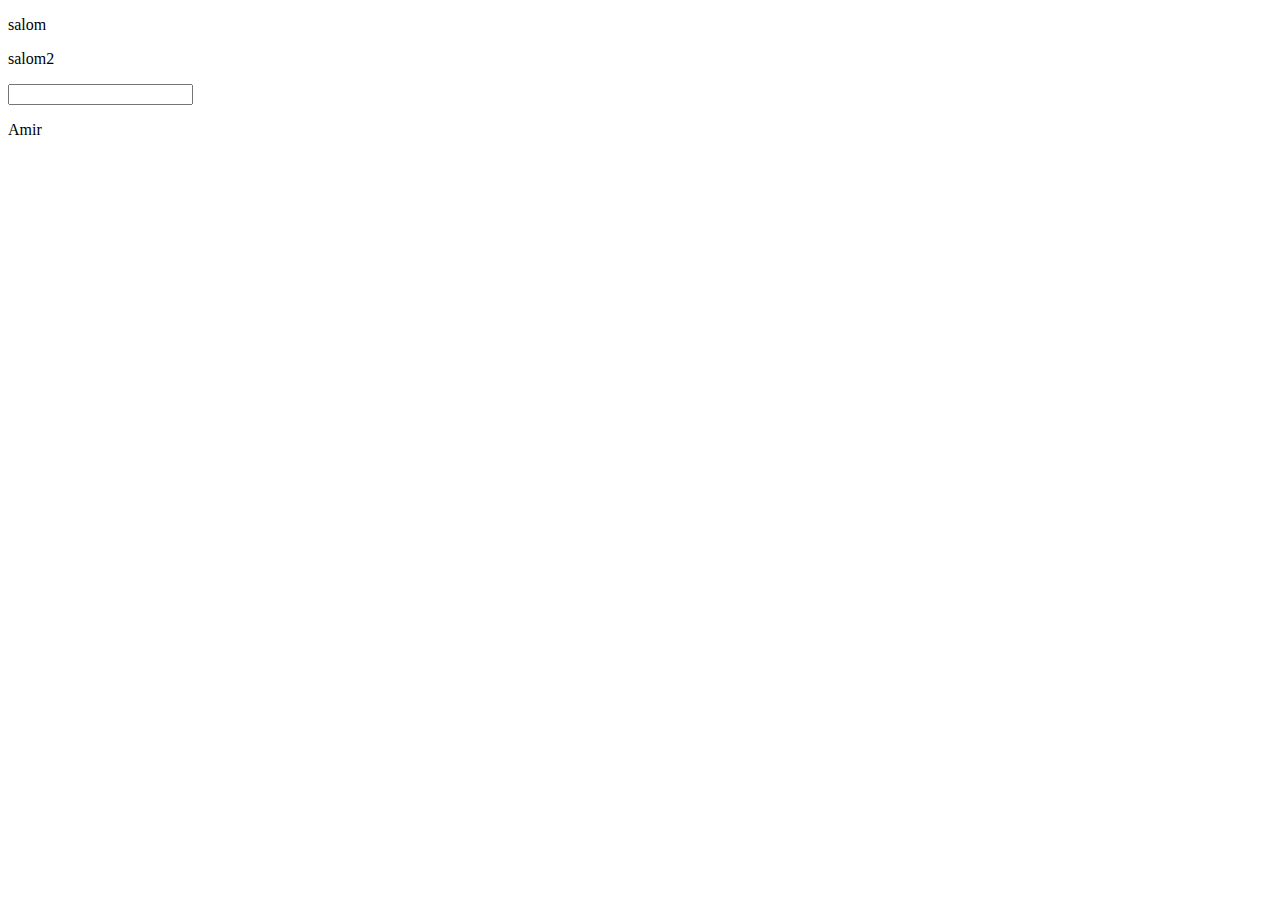
<file: html/index.html>
<!DOCTYPE html>
<html lang="en">

<head>
  <meta charset="UTF-8">
  <meta name="viewport" content="width=device-width, initial-scale=1.0">
  <title>Document</title>
</head>

<body>
  <p>salom</p>
  <p>salom2</p>
  <input type="text">
  <p>Amir</p>
</body>

</html>
</file>
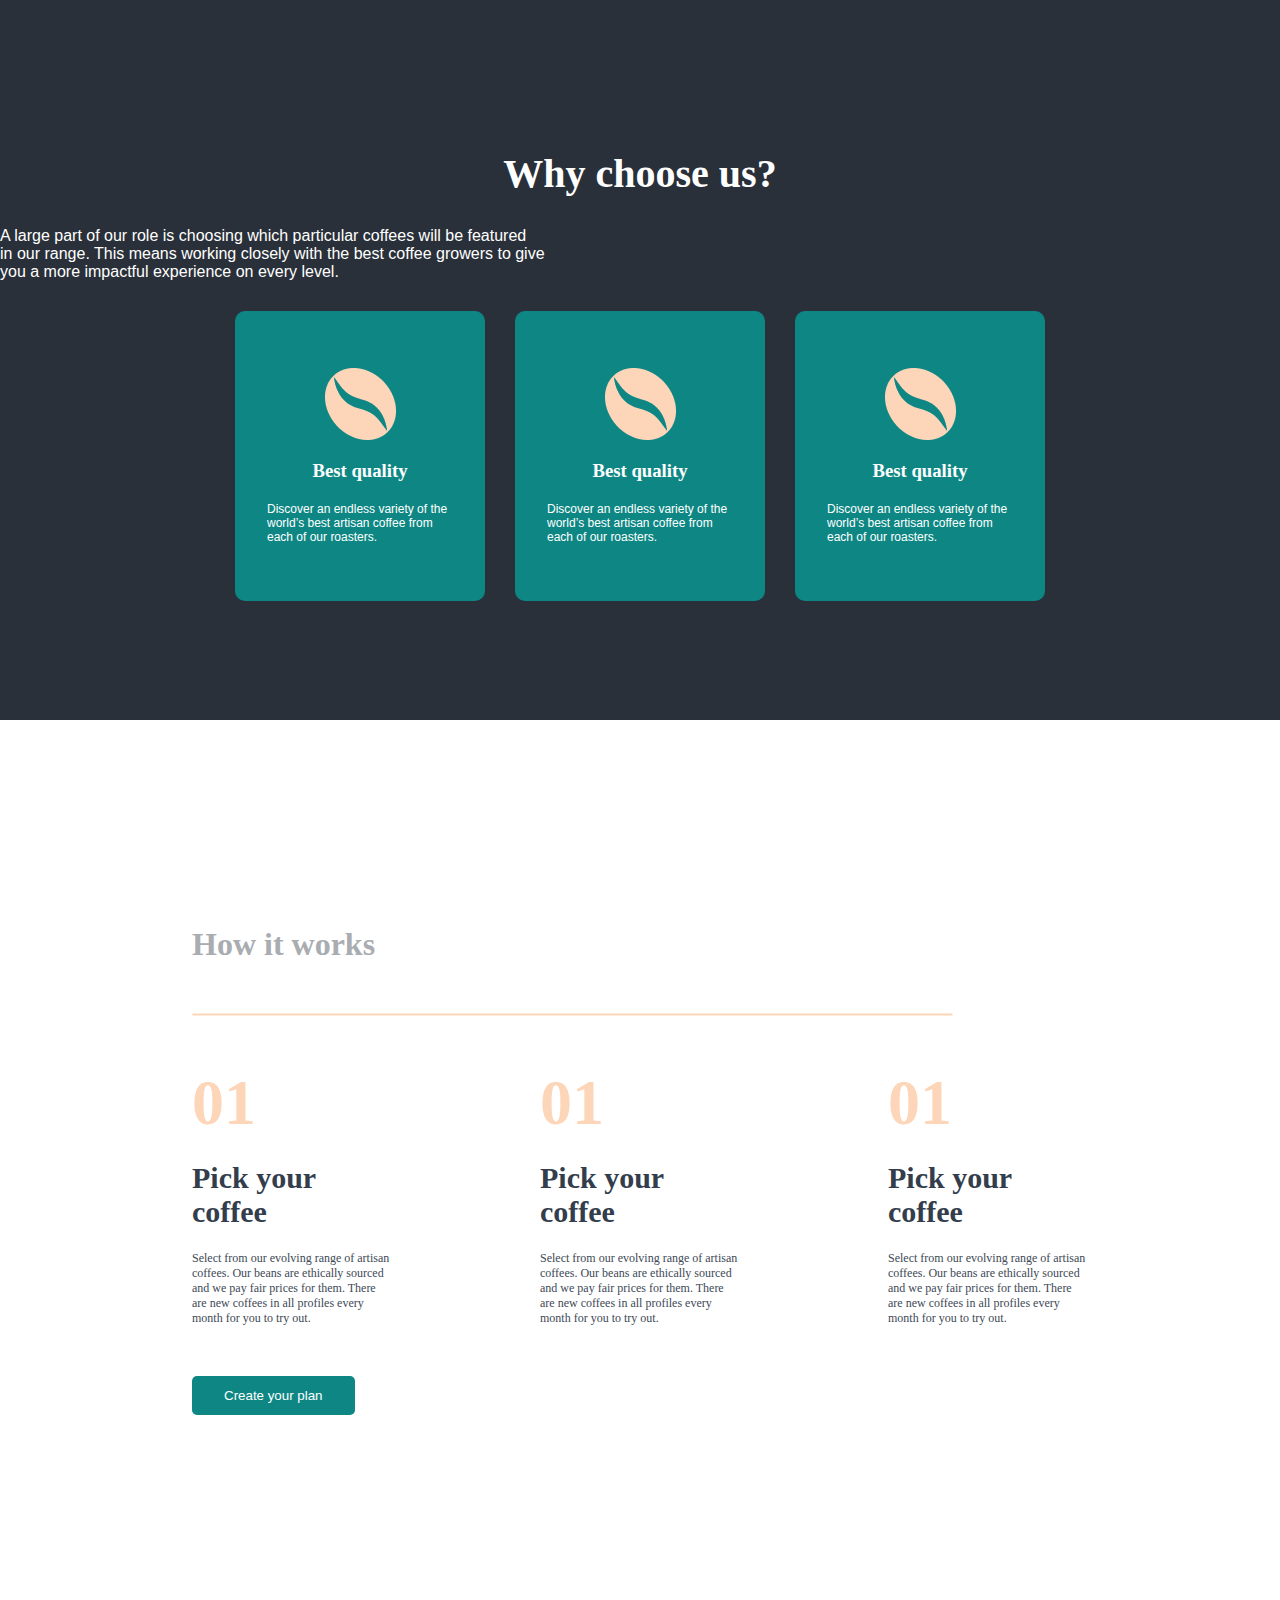
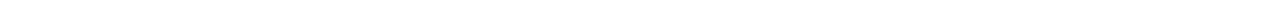
<file: Compiled-HTML pug/pug/index.html>
<!DOCTYPE html>
<html lang="en">

<head>
    <meta charset="UTF-8">
    <meta name="viewport" content="width=device-width, initial-scale=1.0">
    <link rel="stylesheet" href="/scss/main.css">
    <title>Document</title>
</head>

<body>
    <section class="coffe__select">
        <h1>Why choose us?</h1>
        <p>A large part of our role is choosing which particular coffees will be featured <br>in our range. This means
            working closely with the best coffee growers to give <br>you a more impactful experience on every level.</p>
        <div class="coffe select--card">
            <div class="card"><img src="/img/Shape.png" alt="">
                <h3>Best quality</h3>
                <p>Discover an endless variety of the world’s best artisan coffee from each of our roasters.</p>
            </div>
            <div class="card"><img src="/img/Shape.png" alt="">
                <h3>Best quality</h3>
                <p>Discover an endless variety of the world’s best artisan coffee from each of our roasters.</p>
            </div>
            <div class="card"><img src="/img/Shape.png" alt="">
                <h3>Best quality</h3>
                <p>Discover an endless variety of the world’s best artisan coffee from each of our roasters.</p>
            </div>
        </div>
    </section>
    <section class="coffe__type">
        <h1>How it works</h1><img src="/img/Path 2.png" alt="">
        <div class="types">
            <div class="type">
                <h1>01</h1>
                <h2>Pick your coffee</h2>
                <p>Select from our evolving range of artisan coffees. Our beans are ethically sourced and we pay fair
                    prices for them. There are new coffees in all profiles every month for you to try out.</p>
            </div>
            <div class="type">
                <h1>01</h1>
                <h2>Pick your coffee</h2>
                <p>Select from our evolving range of artisan coffees. Our beans are ethically sourced and we pay fair
                    prices for them. There are new coffees in all profiles every month for you to try out.</p>
            </div>
            <div class="type">
                <h1>01</h1>
                <h2>Pick your coffee</h2>
                <p>Select from our evolving range of artisan coffees. Our beans are ethically sourced and we pay fair
                    prices for them. There are new coffees in all profiles every month for you to try out.</p>
            </div>
        </div><button>Create your plan</button>
    </section>
</body>

</html>
</file>
<file: scss/main.css>
* {
  margin: 0;
  padding: 0;
  box-sizing: border-box;
  list-style-type: none !important;
}
.figma {
  height: 250px;
  line-height: 5%;
  width: -350px;
  margin-top: 5%;
  background-color: cadetblue;
  border-radius: 5px;
  padding: 50px;
}

.fimga {
  display: flex;
  padding: 100px;
  margin-left: 100px;
}

.figma_1 {
  width: 400px;
  height: 400px;
  margin: 50px;
}

.section__amir {
  padding: 100px 0;
  background-size: cover;
  background-image: url("https://s3-alpha-sig.figma.com/img/860c/8df1/23844131ed36b3306e3664755d89e7b2?Expires=1717372800&Key-Pair-Id=APKAQ4GOSFWCVNEHN3O4&Signature=TBz-FBxfDIsjmwx4yEdLlbyh2FqQvsuGFPd6s7aNGhBPxI-16IGzFvBwGRNzLX5ioaXhOcye~p0AKv5~xTMu7cfLGXc1fgLLs3jA70-F-j9yV4K9ijs1SC1QZ9yZoAZqI2XkuP3fUSKZrPK42ZHaJQSvwB0sHd0b9maCs7KV917WJ1JODTSdCKHm0zZkzmKYB6xnWhnuOFSyqIR3IbNxlqfA~aQ2nL8UJ5wpCk1DJFc-H-JWSlvZdzrLo9eIGIfOVa9uBLnbgjGzQMv6lGrWTXtOuy1qo447tdb3DOfgPx5UAU2PBIPVXCt~rKTSzuo4Zfv7wrUWKNMFkjpEaqBwjQ__");
  width: 1500px;
  height: 700px;
}

.section__amir div {
  width: 90%;
  margin: 0 auto;
  color: white;
  margin: 30px 50px;
}

.section__amir div h1 {
  width: 493px;
  height: 145px;
  font-size: 72px;
}

.section__amir div p {
  width: 445px;
  height: 78px;
  font-size: 16px;
  margin: 30px 0;
}

.section__amir div button {
  width: 217px;
  height: 56px;
  background-color: aquamarine;
  border: none;
  border-radius: 15px;
}

.section__amir--2 {
  display: flex;
  justify-content: center;
  padding: 50px 0;
}

.section__amir--2 div img {
  height: 193px;
  width: 255px;
}

.section__amir--2 div h1 {
  width: 255px;
  height: 32px;
  font-size: 24px;
  color: #333D4B;
  text-align: center;
}

.section__amir--2 div p {
  width: 255px;
  height: 78px;
  text-align: center;
}



.contect__neme__text {
  width: 1518px;
  height: 800px;
  background-size: cover;
  color: aliceblue;
  padding: 70px 25px;
  background-image: url("https://s3-alpha-sig.figma.com/img/d03d/3e12/918c58cec7ea37f8c8e6baa99455fb4a?Expires=1717372800&Key-Pair-Id=APKAQ4GOSFWCVNEHN3O4&Signature=[base64]~5dY3zMJB0ugF7feopdtq5CVbZ9c9OC4ryMtBjntot1wdtMl~Cv8k5jpT5tC2rAVaEv2EBob4vnhGq7eV5VGiUz-tlYu2Jl~j9mFLofrQOZl42WSOw__");
}

.contect__neme__text h1 {
  font-family: Fraunces 9pt;
  font-size: 72px;
  margin: 12%;
}

.contect__neme__text p {
  font-family: Barlow;
  font-size: 16px;
  width: 450px;
  font-size: 17px;
  margin-left: 8%;
  margin-top: -7%;
}

.contect__text__neme__contein {
  width: 1518px;
  height: 800px;
  margin-top: 10%;
  background-image: url("https://s3-alpha-sig.figma.com/img/ab2a/abc9/3291d6903ab782bc6770eedb410243b9?Expires=1717372800&Key-Pair-Id=APKAQ4GOSFWCVNEHN3O4&Signature=TYZtaiDirv27Ie-8BAY55TW-MbtTzIlna5JZZLU1j0kVy~Ag3FmVAF4IlaBbB8fDT4~qks8mSYZyRZ5p7EwCA5m-iuC~0Mj7fdy1BePBpK~XdogVXGbruXPJlWhk0P7odkZOQvZcnOkUPff9ep380KL3yVla6vHtimaPOlgSIQRnGK1mGinmEGRmsHaL8FWQwii~E5iBaQLrAGrLNcx0NILgxZqjFtj~gosolN0IQviwgqey5o0XmCOJ29Erdl3VERNBrNBO95lZWufXyrFY3EsiG9uLYhiH1VGoxMLdDKm0vdtSphCoPnn75AIPLJ6Z98mgwnKNHcZFxVwTNA-Jtw__");
}

.contect__text__neme__contein__text {
  width: 500px;
  height: 3px;
  margin-top: -40%;
  margin-left: 10%;
  display: flex;
  justify-content: space-between;
  background-color: rgb(255, 255, 255);
}

.contect__text__neme__contein__text .contect__text__neme__contein__text__neme {
  width: 30px;
  height: 30px;
  margin-top: -3%;
  border-radius: 50%;
  border: 2px solid blue;
}

.contect__text__neme__contein__text__neme--text {
  display: flex;
  gap: 10%;
  margin-top: 5%;
  font-size: 30px;
  font-weight: bolder;
}

.contect__text__neme__contein__text__neme--text .contect__text__neme__contein__text--text {
  display: grid;
}

.contect__text__neme__contein__text__neme--text h5 {
  display: grid;
  display: block;
  color: black;
}

.contect__text__neme__contein__text__neme--text p {
  font-family: Barlow;
  font-size: 16px;
  font-weight: 400;
  color: black;
}

.contect__text__neme__contein__text__neme--text .contect__text__neme__contein__text--text__neme {
  margin-left: -20%;
  margin-top: 5%;
  padding: 25px 20px;
  color: black;
}

::-webkit-scrollbar {
  display: none;
}

.coffe__select {
  width: 100%;
  height: 80vh;
  background-color: #293039;
  color: white;
  display: flex;
  flex-direction: column;
  gap: 30px;
  padding-top: 150px;
}

.coffe__select h1 {
  font-size: 2.5rem;
  text-align: center;
}

.coffe__select p {
  font-family: sans-serif;

  list-style-type: none !important;

 list-style-type: none !important;

}

.container {
  max-width: 90%;
  margin: 0 auto;
}

.stn {
  width: 100%;
  height: 1800px;
  background-color: #e1e1e1;
  display: flex;
}

.stn .stn__body {
  width: 30%;
  height: 100%;
  display: flex;
  flex-direction: column;
  align-items: center;
  gap: 20px;
}

.stn .stn__body .stn__body--box {
  width: 80%;
  height: 70px;
  border-top: 1px solid #bdbdbd;
  display: flex;
  align-items: end;
}

.stn .stn__body .stn__body--box .stn__body--box__h1 {
  font-size: 30px;
  font-family: Verdana, Geneva, Tahoma, sans-serif;
  color: #83888F;
}

.stn .stn__body .stn__body--box .stn__body--box__h1 .stn__body--box__h1 > span {
  color: #333D4B;
}
.stn .stn__body .stn__body--box .span {
  color: #333D4B;
}
.stn .stn__body .b2 {
  background-color: #bdbdbd;
}


.stn .stn__body .stn__body--box .stn__body--box__h1 .stn__body--box__h1>span {
  color: #333D4B;
}

.stn .stn__body .stn__body--box .span {
  color: #333D4B;
}

.stn .stn__body .b2 {
  background-color: #bdbdbd;
}


.stn .stn__body-second {
  width: 70%;
  height: 100%;
  display: flex;
  flex-direction: column;
  justify-content: center;
  align-items: center;
  gap: 10px;
}

.stn .stn__body-second .stn__body-second--box {
  width: 90%;
  height: 30%;
  display: flex;
  justify-content: center;
  align-items: center;
  flex-direction: column;
  gap: 20px;
}

.stn .stn__body-second .stn__body-second--box .stn__body-second--box__box {
  width: 90%;
  height: 35%;
  display: flex;
  justify-content: space-around;
  align-items: center;
  gap: 50px;
}

.stn .stn__body-second .stn__body-second--box .stn__body-second--box__box .stn__body-second--box--h1 {
  font-size: 40px;
  font-family: Verdana, Geneva, Tahoma, sans-serif;
  color: #83888F;
}

.stn .stn__body-second .stn__body-second--box .stn__body-second--box__box .stn__body-second--box__box--img {
  width: 30px;
  height: 30px;
  -o-object-fit: contain;
  object-fit: contain;
}

.stn .stn__body-second .stn__body-second--box .stn__body-second--box__box-second {
  width: 90%;
  height: 300px;
  display: flex;
  justify-content: center;
  align-items: center;
  gap: 20px;
}
.stn .stn__body-second .stn__body-second--box .stn__body-second--box__box-second .stn__body-second--box__box-second--box {
  width: 230px;
  height: 280px;
  background-color: #F4F1EB;
  border-radius: 10px;
  display: flex;
  flex-direction: column;
  justify-content: center;
  gap: 20px;
}
.stn .stn__body-second .stn__body-second--box .stn__body-second--box__box-second .stn__body-second--box__box-second--box .stn__body-second--box__box-second--box__h1 {
  font-size: 25px;
  font-family: "Gill Sans", "Gill Sans MT", Calibri, "Trebuchet MS", sans-serif;
  margin-left: 30px;
}
.stn .stn__body-second .stn__body-second--box .stn__body-second--box__box-second .stn__body-second--box__box-second--box .stn__body-second--box__box-second--box__pr {
  font-size: 16px;
  font-family: "Gill Sans", "Gill Sans MT", Calibri, "Trebuchet MS", sans-serif;
  margin-left: 30px;
}
.stn .stn__body-second .stn__body-second--box-second {
  width: 90%;
  height: 40%;
  display: flex;
  flex-direction: column;
  justify-content: center;
  align-items: center;
  gap: 20px;
}
.stn .stn__body-second .stn__body-second--box-second .stn__body-second--box-second {
  width: 90%;
  height: 110px;
  border-radius: 10px;
  background-color: #ffffff;
  display: flex;
  flex-direction: row;
  align-items: center;
  justify-content: space-around;
}
.stn .stn__body-second .stn__body-second--box-second .stn__body-second--box-second .stn__body-second--box-second__h1 {
  font-size: 35px;
  font-family: "Gill Sans", "Gill Sans MT", Calibri, "Trebuchet MS", sans-serif;
  color: #83888F;
}
.stn .stn__body-second .stn__body-second--box-second .stn__body-second--box-second .stn__body-second--box-second__img {
  width: 20px;
  height: 20px;
  -o-object-fit: contain;

  object-fit: contain;
  color: #BEBFBE;
  text-align: center;
  font-size: 14px;
}

.coffe__select .coffe.select--card {
  width: 100%;
  height: -moz-max-content;
  height: max-content;
  display: flex;
  justify-content: center;
  gap: 30px;
  align-items: center;
}

.coffe__select .coffe.select--card .card {
  width: 250px;
  height: 290px;
  background-color: #0E8784;
  border-radius: 10px;
  display: flex;
  flex-direction: column;
  align-items: center;
  justify-content: center;
  gap: 20px;
}

.coffe__select .coffe.select--card .card p {
  font-size: 12px;
  margin: 0 32px;
}

.coffe__type {
  width: 70%;
  height: 100vh;
  margin: 0 auto;
  padding: 400px 0;
  display: flex;
  flex-direction: column;
  align-items: start;
  gap: 50px;
  justify-content: center;
}

.coffe__type .types {
  width: 100%;
  height: -moz-max-content;
  height: max-content;
  display: flex;
  justify-content: space-between;
}

.coffe__type .types .type {
  width: 200px;
  height: 260px;
  display: flex;
  flex-direction: column;
  align-items: start;
  justify-content: space-between;
}

.coffe__type .types .type h1 {
  color: #FDD6B9;
  font-size: 4rem;
}

.coffe__type .types .type h2 {
  color: #333D4B;
  font-size: 30px;
}

.coffe__type .types .type p {
  color: #404956;
  font-size: 12px;
}

.coffe__type button {
  padding: 12px 2rem;
  color: white;
  background-color: #0E8784;
  border: none;
  border-radius: 5px;
}

.coffe__type h1:nth-child(1) {
  color: #A9ACB0;


}
</file>
